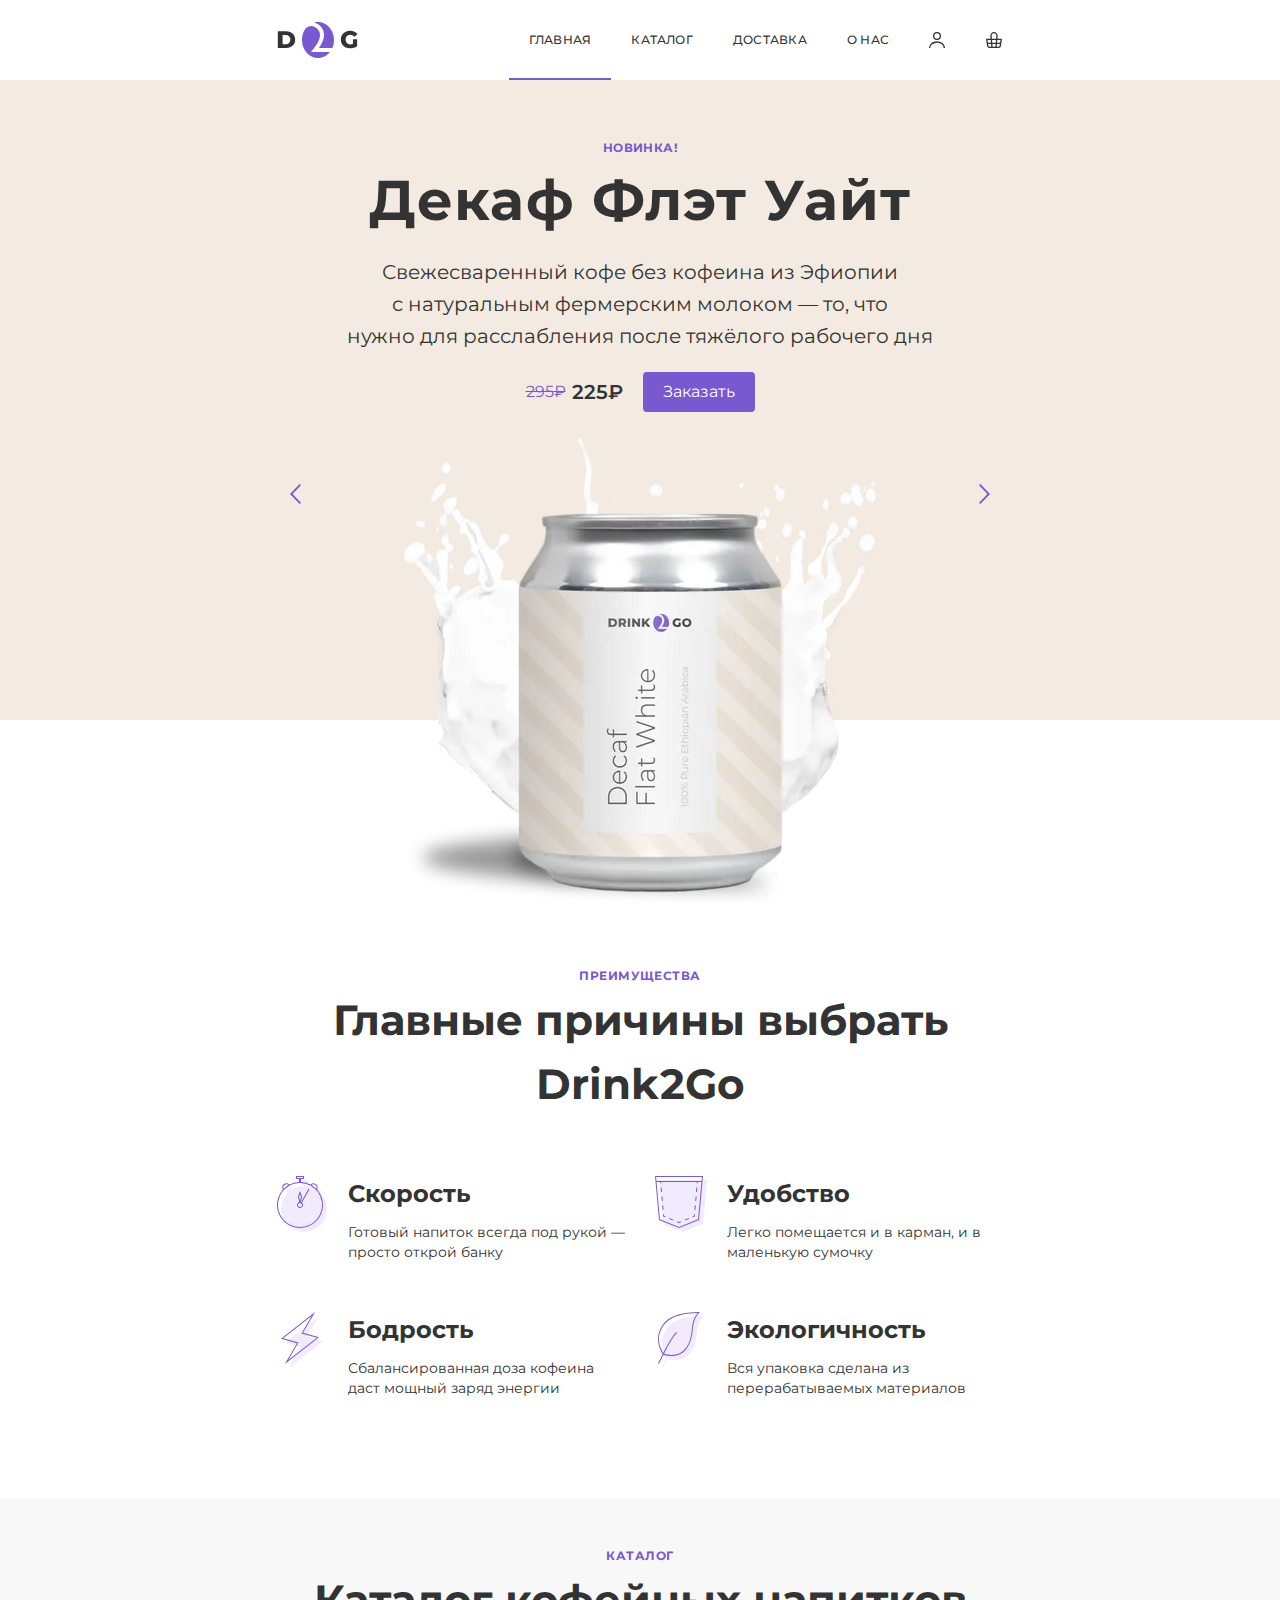
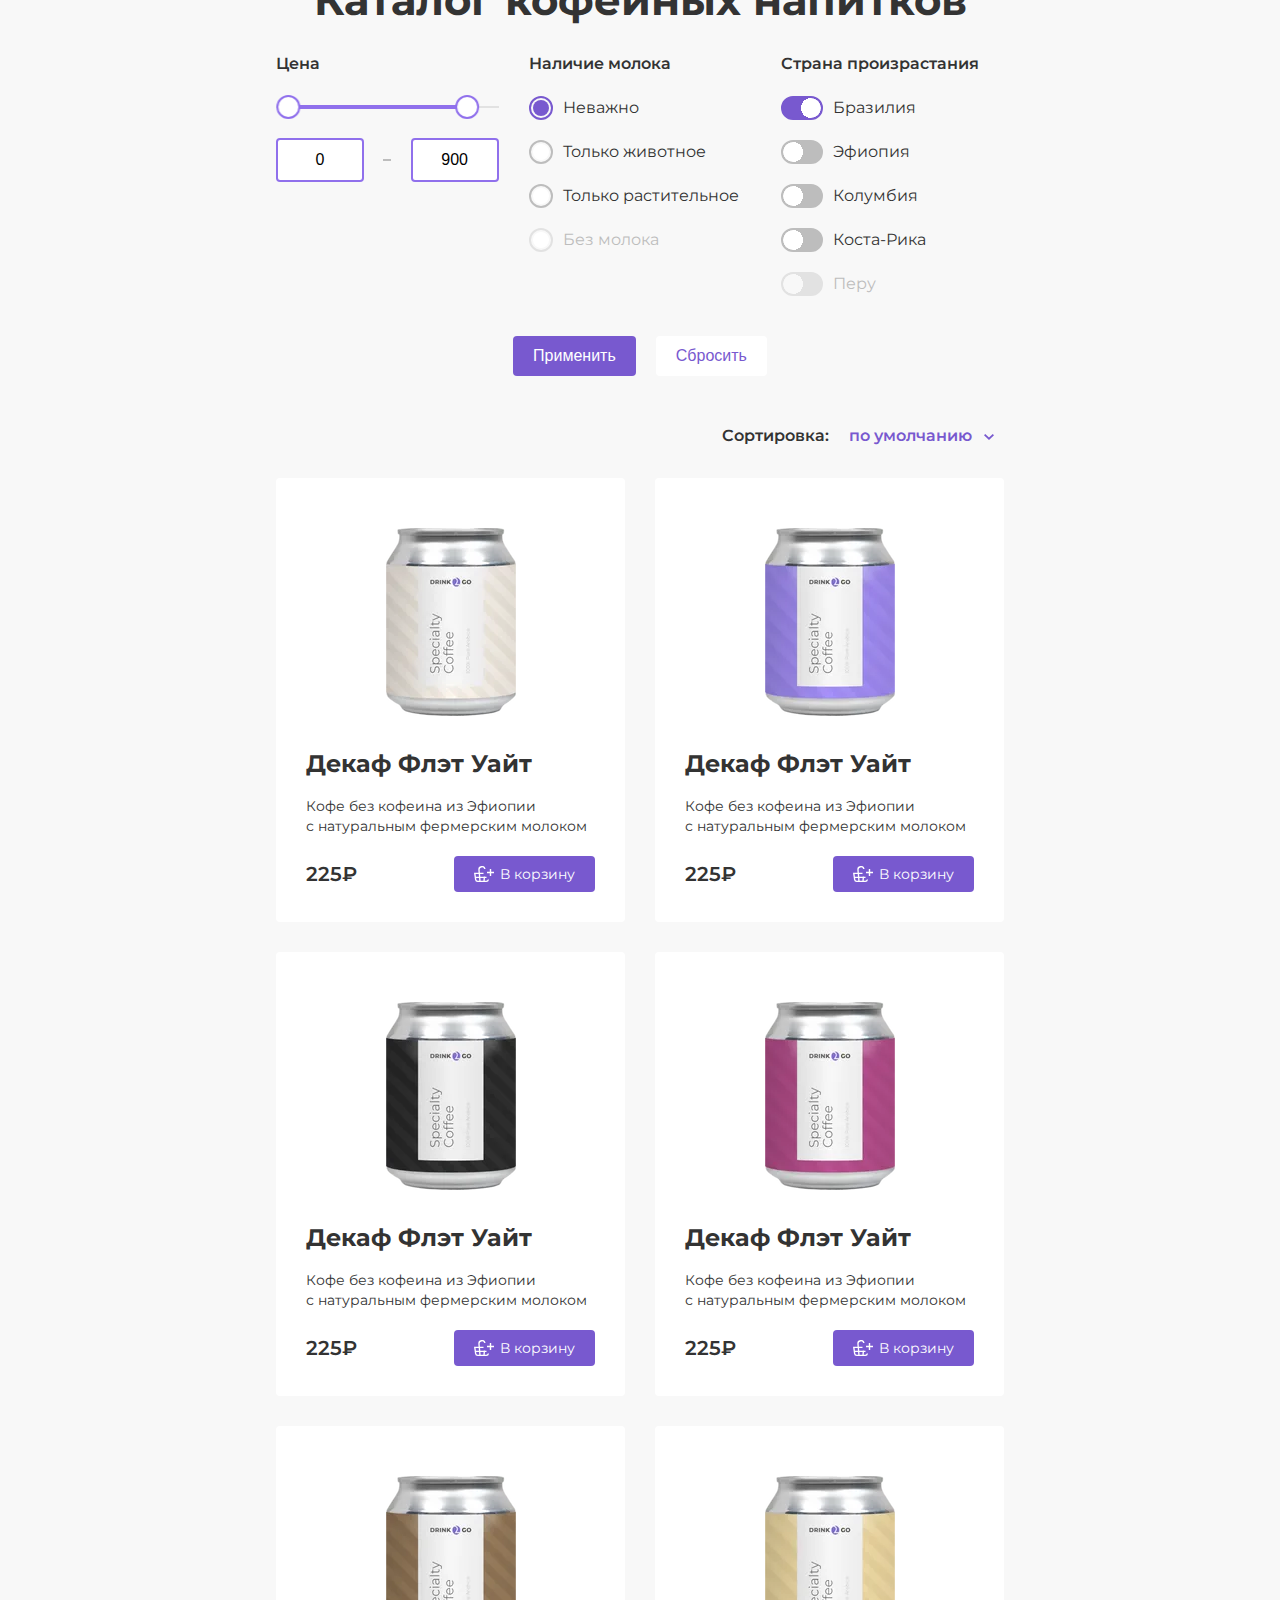
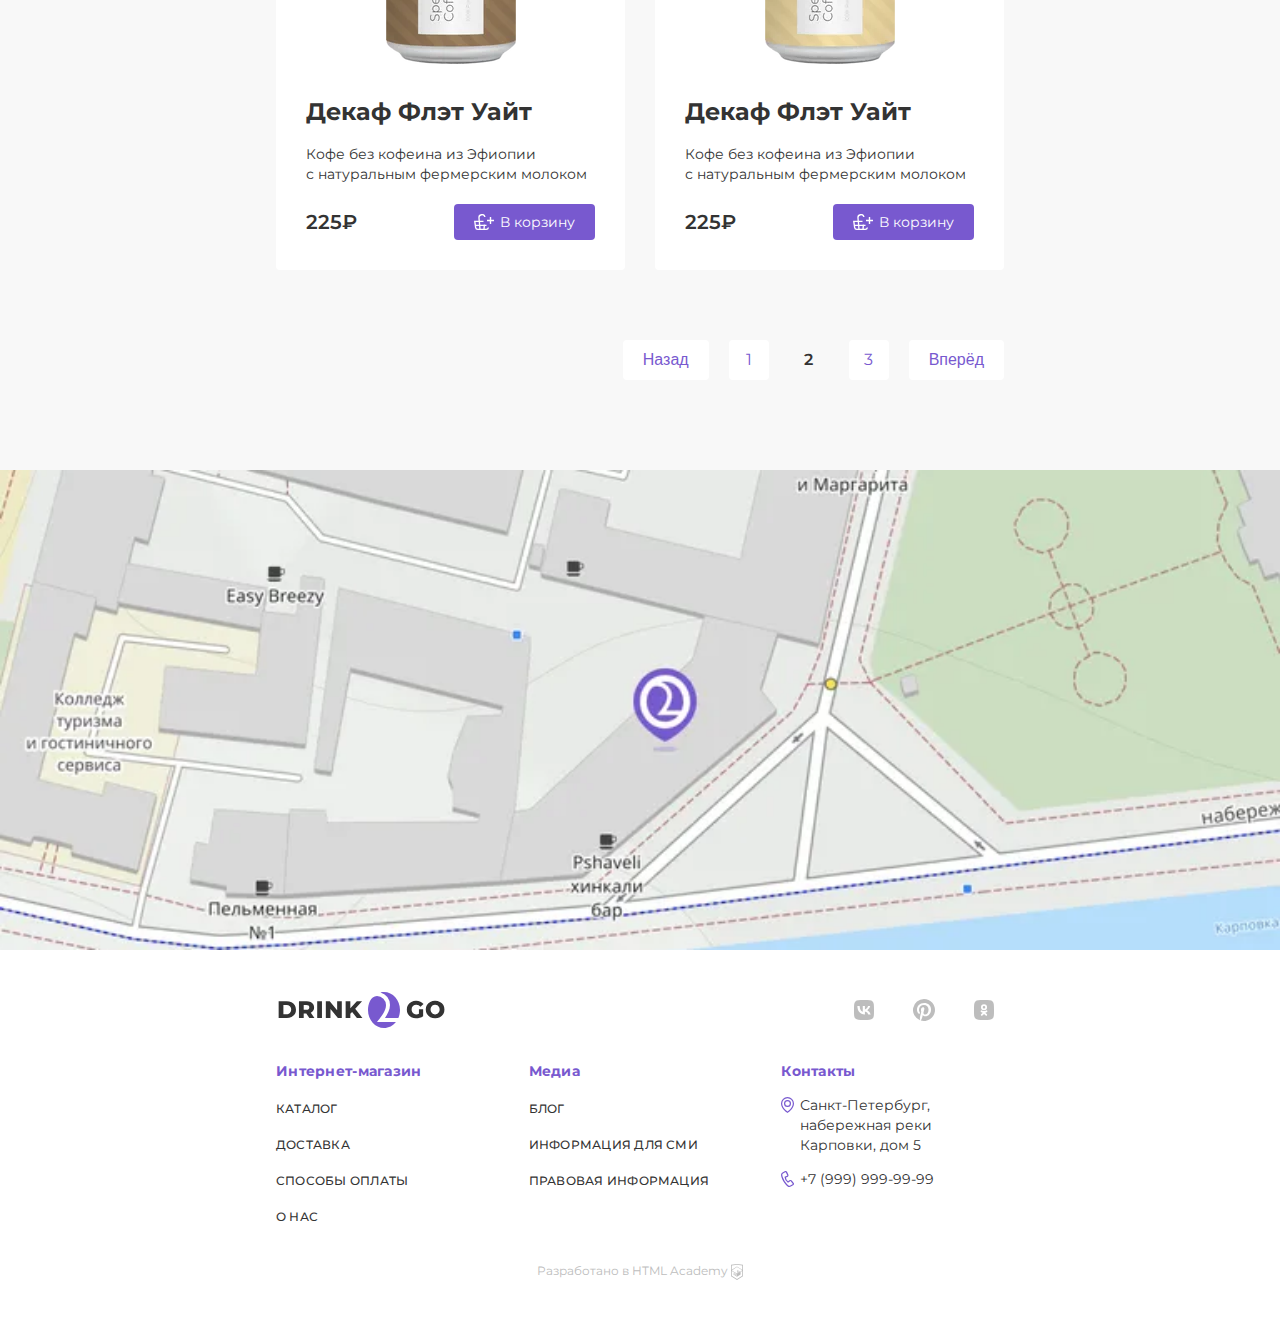
<file: index.html>
<!DOCTYPE html><html class="page" lang="ru"><head><meta charset="utf-8"><title>Drink2Go | Магазин кофейных напитков</title><meta name="viewport" content="width=device-width,initial-scale=1"><link rel="icon" href="favicon.ico"><link rel="icon" href="images/favicons/favicon.svg" type="image/svg+xml"><link rel="apple-touch-icon" href="images/favicons/180.png"><link rel="manifest" href="manifest.webmanifest"><link rel="stylesheet" href="vendor/nouislider/nouislider.css"><link rel="stylesheet" href="styles/styles.css"><link rel="preload" href="fonts/montserrat-400.woff2" as="font" type="font/woff2" crossorigin="anonymous"><link rel="preload" href="fonts/montserrat-500.woff2" as="font" type="font/woff2" crossorigin="anonymous"><link rel="preload" href="fonts/montserrat-600.woff2" as="font" type="font/woff2" crossorigin="anonymous"><link rel="preload" href="fonts/montserrat-700.woff2" as="font" type="font/woff2" crossorigin="anonymous"></head><body class="page__body"><header class="header" data-test="header"><div class="container"><div class="header__wrapper"><a class="header__logo" href="#"><picture><source media="(min-width: 1440px)" srcset="images/logo-large.svg" type="image/svg+xml" width="170" height="36"><source media="(min-width: 768px)" srcset="images/logo-middle.svg" type="image/svg+xml" width="82" height="36"><img class="header__logo-image" src="images/logo-small.svg" width="32" height="36" alt="Текстовый логотип сайта в виде слов drink2go"></picture></a><p class="header__title">Интернет-магазин кофейных напитков</p><nav class="header__navigation"><div class="header__menu-dropdown"><button class="header__menu-toggle js-toggle-button" type="button"><span class="visually-hidden">Кнопка открытия меню.</span> <svg class="header__menu-toggle-icon header__menu-toggle-icon--open" width="16" height="16" aria-hidden="true" focusable="false" xmlns="http://www.w3.org/2000/svg"><use xlink:href="images/icons/stack.svg#menu"/></svg> <svg class="header__menu-toggle-icon header__menu-toggle-icon--close" width="16" height="16" aria-hidden="true" focusable="false" xmlns="http://www.w3.org/2000/svg"><use xlink:href="images/icons/stack.svg#close"/></svg></button><ul class="header__menu-list"><li class="header__menu-item"><a class="header__menu-link header__menu-link--active" href="#">Главная</a></li><li class="header__menu-item"><a class="header__menu-link" href="#">Каталог</a></li><li class="header__menu-item"><a class="header__menu-link" href="#">Доставка</a></li><li class="header__menu-item"><a class="header__menu-link" href="#">О нас</a></li></ul></div><ul class="header__menu-list"><li class="header__menu-item"><a class="header__menu-link" href="#"><svg class="header__menu-icon" width="16" height="16" aria-hidden="true" focusable="false" xmlns="http://www.w3.org/2000/svg"><use xlink:href="images/icons/stack.svg#user"/></svg> <span class="header__menu-text">Войти</span></a></li><li class="header__menu-item"><a class="header__menu-link" href="#"><svg class="header__menu-icon" width="16" height="16" aria-hidden="true" focusable="false" xmlns="http://www.w3.org/2000/svg"><use xlink:href="images/icons/stack.svg#cart"/></svg> <span class="header__menu-text">Корзина</span></a></li></ul></nav></div></div></header><main class="page__main"><h1 class="visually-hidden">Интернет-магазин кофейных напитков.</h1><section class="hero" data-test="hero"><h2 class="visually-hidden">Популярные товары.</h2><ul class="hero__slider-list"><li class="hero__slider-item active hero__slider-item--theme-flat-white"><div class="container"><div class="hero__slider-wrapper"><div class="hero__picture"><picture><source type="image/webp" media="(min-width: 1440px)" srcset="images/decaf-flat-white--desktop@1x.webp, images/decaf-flat-white--desktop@2x.webp 2x"><source type="image/webp" media="(min-width: 768px)" srcset="images/decaf-flat-white--tablet@1x.webp, images/decaf-flat-white--tablet@2x.webp 2x"><source type="image/webp" srcset="images/decaf-flat-white--mobile@1x.webp, images/decaf-flat-white--mobile@2x.webp 2x"><source media="(min-width: 1440px)" srcset="images/decaf-flat-white--desktop@1x.png, images/decaf-flat-white--desktop@2x.png 2x"><source media="(min-width: 768px)" srcset="images/decaf-flat-white--tablet@1x.png, images/decaf-flat-white--tablet@2x.png 2x"><img class="hero__image" src="images/decaf-flat-white--mobile@1x.png" srcset="images/decaf-flat-white--mobile@1x.png, images/decaf-flat-white--mobile@2x.png 2x" width="280" height="280" alt="Алюминиевая банка напитка Декаф Флэт Уайт." loading="lazy"></picture></div><div class="hero__content"><p class="hero__badge badge">Новинка!</p><h3 class="hero__title">Декаф Флэт Уайт</h3><p class="hero__description">Свежесваренный кофе без кофеина из&nbsp;Эфиопии с&nbsp;натуральным фермерским&nbsp;молоком — то, что нужно&nbsp;для&nbsp;расслабления после тяжёлого&nbsp;рабочего дня</p><div class="hero__buy"><p class="hero__price"><del class="hero__price-old">295₽</del> <span class="hero__price-new">225₽</span></p><a class="hero__button button" href="#">Заказать</a></div></div></div></div></li><li class="hero__slider-item hero__slider-item--theme-lavender-latte"><div class="container"><div class="hero__slider-wrapper"><div class="hero__picture"><picture><source type="image/webp" media="(min-width: 1440px)" srcset="images/lavender-latte--desktop@1x.webp, images/lavender-latte--desktop@2x.webp 2x"><source type="image/webp" media="(min-width: 768px)" srcset="images/lavender-latte--tablet@1x.webp, images/lavender-latte--tablet@2x.webp 2x"><source type="image/webp" srcset="images/lavender-latte--mobile@1x.webp, images/lavender-latte--mobile@2x.webp 2x"><source media="(min-width: 1440px)" srcset="images/lavender-latte--desktop@1x.png, images/lavender-latte--desktop@2x.png 2x"><source media="(min-width: 768px)" srcset="images/lavender-latte--tablet@1x.png, images/lavender-latte--tablet@2x.png 2x"><img class="hero__image" src="images/lavender-latte--mobile@1x.png" srcset="images/lavender-latte--mobile@1x.png, images/lavender-latte--mobile@2x.png 2x" width="280" height="280" alt="Алюминиевая банка напитка Лавандовый Латте." loading="lazy"></picture></div><div class="hero__content"><p class="hero__badge badge">Новинка!</p><h3 class="hero__title">Лавандовый Латте</h3><p class="hero__description">Невероятное сочетание перуанской высокогорной арабики с молоком ламы и лавандовым сиропом унесёт вас прямо на вершину Радужных гор</p><div class="hero__buy"><p class="hero__price"><del class="hero__price-old">285₽</del> <span class="hero__price-new">265₽</span></p><a class="hero__button button" href="#">Заказать</a></div></div></div></div></li><li class="hero__slider-item hero__slider-item--theme-lavender-latte"><div class="container"><div class="hero__slider-wrapper"><div class="hero__picture"><picture><source type="image/webp" media="(min-width: 1440px)" srcset="images/triple-espresso--desktop@1x.webp, images/triple-espresso--desktop@2x.webp 2x"><source type="image/webp" media="(min-width: 768px)" srcset="images/triple-espresso--tablet@1x.webp, images/triple-espresso--tablet@2x.webp 2x"><source type="image/webp" srcset="images/triple-espresso--mobile@1x.webp, images/triple-espresso--mobile@2x.webp 2x"><source media="(min-width: 1440px)" srcset="images/triple-espresso--desktop@1x.png, images/triple-espresso--desktop@2x.png 2x"><source media="(min-width: 768px)" srcset="images/triple-espresso--tablet@1x.png, images/triple-espresso--tablet@2x.png 2x"><img class="hero__image" src="images/triple-espresso--mobile@1x.png" srcset="images/triple-espresso--mobile@1x.png, images/triple-espresso--mobile@2x.png 2x" width="280" height="280" alt="Алюминиевая банка напитка Тройной Эспрессо." loading="lazy"></picture></div><div class="hero__content"><p class="hero__badge badge">Новинка!</p><h3 class="hero__title">Тройной Эспрессо</h3><p class="hero__description">Мощнее укола адреналина, чернее самой тёмной ночи, этот тройной эспрессо из Колумбии покажет вам, что такое настоящая бодрость</p><div class="hero__buy"><p class="hero__price"><del class="hero__price-old">395₽</del> <span class="hero__price-new">375₽</span></p><a class="hero__button button" href="#">Заказать</a></div></div></div></div></li></ul><div class="hero__pagination slider-pagination"><button class="hero__pagination-button active" type="button"><span class="visually-hidden">Слайд 1.</span></button> <button class="hero__pagination-button" type="button"><span class="visually-hidden">Слайд 2.</span></button> <button class="hero__pagination-button" type="button"><span class="visually-hidden">Слайд 3.</span></button></div><div class="hero__slider-toggle-group"><div class="container"><div class="hero__slider-toggle-wrapper"><button class="hero__slider-toggle hero__slider-toggle--prev slider-button-prev" type="button"><span class="visually-hidden">Предыдущий слайд.</span> <svg class="hero__slider-toggle-icon" width="20" height="20" aria-hidden="true" focusable="false" xmlns="http://www.w3.org/2000/svg"><use xlink:href="images/icons/stack.svg#slider-toggle"/></svg></button> <button class="hero__slider-toggle hero__slider-toggle--next slider-button-next" type="button"><span class="visually-hidden">Следующий слайд.</span> <svg class="hero__slider-toggle-icon" width="20" height="20" aria-hidden="true" focusable="false" xmlns="http://www.w3.org/2000/svg"><use xlink:href="images/icons/stack.svg#slider-toggle"/></svg></button></div></div></div></section><section class="features" data-test="features"><div class="container"><p class="features__badge badge">Преимущества</p><h2 class="features__heading heading">Главные причины выбрать Drink2Go</h2><ul class="features__list"><li class="features__item features__item--speed"><h3 class="features__title subheading">Скорость</h3><p class="features__paragraph">Готовый напиток всегда под рукой — просто открой банку</p></li><li class="features__item features__item--fit"><h3 class="features__title subheading">Удобство</h3><p class="features__paragraph">Легко помещается и в карман, и в маленькую сумочку</p></li><li class="features__item features__item--energy"><h3 class="features__title subheading">Бодрость</h3><p class="features__paragraph">Сбалансированная доза кофеина даст мощный заряд энергии</p></li><li class="features__item features__item--ecology"><h3 class="features__title subheading">Экологичность</h3><p class="features__paragraph">Вся упаковка сделана из перерабатываемых материалов</p></li></ul></div></section><section class="catalog" data-test="catalog"><div class="container"><div class="catalog__wrapper"><p class="catalog__badge badge">Каталог</p><h2 class="catalog__heading heading">Каталог кофейных напитков</h2><form class="catalog__form form" action="https://echo.htmlacademy.ru" method="get"><fieldset class="form__fieldset"><h3 class="form__title">Цена</h3><div class="form__range-slider" id="form__range-slider"></div><div class="form__control-group"><label class="form__control"><span class="form__control-label visually-hidden">От.</span> <input class="form__control-input" type="number" name="price-min" placeholder="0"></label> <label class="form__control"><span class="form__control-label visually-hidden">До.</span> <input class="form__control-input" type="number" name="price-max" placeholder="900" value="900"></label></div></fieldset><fieldset class="form__fieldset"><h3 class="form__title">Наличие молока</h3><label class="form__control form__control--radio"><input class="form__control-input visually-hidden" type="radio" name="milk-type" value="any" checked="checked"> <span class="form__control-label">Неважно</span></label> <label class="form__control form__control--radio"><input class="form__control-input visually-hidden" type="radio" name="milk-type" value="animal"> <span class="form__control-label">Только животное</span></label> <label class="form__control form__control--radio"><input class="form__control-input visually-hidden" type="radio" name="milk-type" value="vegetarian"> <span class="form__control-label">Только растительное</span></label> <label class="form__control form__control--radio"><input class="form__control-input visually-hidden" type="radio" name="milk-type" value="no-milk" disabled="disabled"> <span class="form__control-label">Без молока</span></label></fieldset><fieldset class="form__fieldset"><h3 class="form__title">Страна произрастания</h3><label class="form__control form__control--checkbox"><input class="form__control-input visually-hidden" type="checkbox" name="country" value="brazil" checked="checked"> <span class="form__control-label">Бразилия</span></label> <label class="form__control form__control--checkbox"><input class="form__control-input visually-hidden" type="checkbox" name="country" value="ethiopia"> <span class="form__control-label">Эфиопия</span></label> <label class="form__control form__control--checkbox"><input class="form__control-input visually-hidden" type="checkbox" name="country" value="colombia"> <span class="form__control-label">Колумбия</span></label> <label class="form__control form__control--checkbox"><input class="form__control-input visually-hidden" type="checkbox" name="country" value="costa Rica"> <span class="form__control-label">Коста-Рика</span></label> <label class="form__control form__control--checkbox"><input class="form__control-input visually-hidden" type="checkbox" name="country" value="peru" disabled="disabled"> <span class="form__control-label">Перу</span></label></fieldset><div class="form__button-group"><button class="form__button button" type="submit">Применить</button> <button class="form__button button button--light" type="reset">Сбросить</button></div></form><div class="catalog__sort"><span class="catalog__sort-title">Сортировка:</span> <select class="catalog__sort-select" aria-label="Сортировка."><option value="default" selected="selected">По умолчанию</option><option value="cheap">Подешевле</option><option value="expensive">Подороже</option></select></div><ul class="catalog__card-list"><li class="catalog__card-item"><picture><source type="image/webp" srcset="images/catalog-product-1@1x.webp, images/catalog-product-1@2x.webp 2x"><img class="catalog__card-image" src="images/catalog-product-1@1x.png" srcset="images/catalog-product-1@1x.png, images/catalog-product-1@2x.png 2x" width="130" height="188" alt="Алюминиевая банка с кофейным напитком." loading="lazy"></picture><h3 class="catalog__card-title subheading">Декаф Флэт Уайт</h3><p class="catalog__card-description">Кофе без кофеина из Эфиопии с&nbsp;натуральным фермерским молоком</p><div class="catalog__card-buy"><p class="catalog__card-price">225₽</p><a class="catalog__card-button button" href="#">В корзину</a></div></li><li class="catalog__card-item"><picture><source type="image/webp" srcset="images/catalog-product-2@1x.webp, images/catalog-product-2@2x.webp 2x"><img class="catalog__card-image" src="images/catalog-product-2@1x.png" srcset="images/catalog-product-2@1x.png, images/catalog-product-2@2x.png 2x" width="130" height="188" alt="Алюминиевая банка с кофейным напитком." loading="lazy"></picture><h3 class="catalog__card-title subheading">Декаф Флэт Уайт</h3><p class="catalog__card-description">Кофе без кофеина из Эфиопии с&nbsp;натуральным фермерским молоком</p><div class="catalog__card-buy"><p class="catalog__card-price">225₽</p><a class="catalog__card-button button" href="#">В корзину</a></div></li><li class="catalog__card-item"><picture><source type="image/webp" srcset="images/catalog-product-3@1x.webp, images/catalog-product-3@2x.webp 2x"><img class="catalog__card-image" src="images/catalog-product-3@1x.png" srcset="images/catalog-product-3@1x.png, images/catalog-product-3@2x.png 2x" width="130" height="188" alt="Алюминиевая банка с кофейным напитком." loading="lazy"></picture><h3 class="catalog__card-title subheading">Декаф Флэт Уайт</h3><p class="catalog__card-description">Кофе без кофеина из Эфиопии с&nbsp;натуральным фермерским молоком</p><div class="catalog__card-buy"><p class="catalog__card-price">225₽</p><a class="catalog__card-button button" href="#">В корзину</a></div></li><li class="catalog__card-item"><picture><source type="image/webp" srcset="images/catalog-product-4@1x.webp, images/catalog-product-4@2x.webp 2x"><img class="catalog__card-image" src="images/catalog-product-4@1x.png" srcset="images/catalog-product-4@1x.png, images/catalog-product-4@2x.png 2x" width="130" height="188" alt="Алюминиевая банка с кофейным напитком." loading="lazy"></picture><h3 class="catalog__card-title subheading">Декаф Флэт Уайт</h3><p class="catalog__card-description">Кофе без кофеина из Эфиопии с&nbsp;натуральным фермерским молоком</p><div class="catalog__card-buy"><p class="catalog__card-price">225₽</p><a class="catalog__card-button button" href="#">В корзину</a></div></li><li class="catalog__card-item"><picture><source type="image/webp" srcset="images/catalog-product-5@1x.webp, images/catalog-product-5@2x.webp 2x"><img class="catalog__card-image" src="images/catalog-product-5@1x.png" srcset="images/catalog-product-5@1x.png, images/catalog-product-5@2x.png 2x" width="130" height="188" alt="Алюминиевая банка с кофейным напитком." loading="lazy"></picture><h3 class="catalog__card-title subheading">Декаф Флэт Уайт</h3><p class="catalog__card-description">Кофе без кофеина из Эфиопии с&nbsp;натуральным фермерским молоком</p><div class="catalog__card-buy"><p class="catalog__card-price">225₽</p><a class="catalog__card-button button" href="#">В корзину</a></div></li><li class="catalog__card-item"><picture><source type="image/webp" srcset="images/catalog-product-6@1x.webp, images/catalog-product-6@2x.webp 2x"><img class="catalog__card-image" src="images/catalog-product-6@1x.png" srcset="images/catalog-product-6@1x.png, images/catalog-product-6@2x.png 2x" width="130" height="188" alt="Алюминиевая банка с кофейным напитком." loading="lazy"></picture><h3 class="catalog__card-title subheading">Декаф Флэт Уайт</h3><p class="catalog__card-description">Кофе без кофеина из Эфиопии с&nbsp;натуральным фермерским молоком</p><div class="catalog__card-buy"><p class="catalog__card-price">225₽</p><a class="catalog__card-button button" href="#">В корзину</a></div></li></ul><div class="catalog__pagination"><button class="catalog__pagination-button catalog__pagination-button--prev" type="button">Назад</button><ul class="catalog__pagination-list"><li class="catalog__pagination-item"><a class="catalog__pagination-link" href="#">1</a></li><li class="catalog__pagination-item catalog__pagination-item--active"><a class="catalog__pagination-link" href="#">2</a></li><li class="catalog__pagination-item"><a class="catalog__pagination-link" href="#">3</a></li></ul><button class="catalog__pagination-button catalog__pagination-button--next" type="button">Вперёд</button></div></div></div></section><section class="map" data-test="map"><h2 class="visually-hidden">Где нас найти.</h2><picture><source type="image/webp" media="(min-width: 1440px)" srcset="images/map--desktop@1x.webp, images/map--desktop@2x.webp 2x"><source type="image/webp" media="(min-width: 768px)" srcset="images/map--tablet@1x.webp, images/map--tablet@2x.webp 2x"><source type="image/webp" srcset="images/map--mobile@1x.webp, images/map--mobile@2x.webp 2x"><source media="(min-width: 1440px)" srcset="images/map--desktop@1x.png, images/map--desktop@2x.png 2x"><source media="(min-width: 768px)" srcset="images/map--tablet@1x.png, images/map--tablet@2x.png 2x"><img class="map__image" src="images/map--mobile@1x.png" srcset="images/map--mobile@1x.png, images/map--mobile@2x.png 2x" width="320" height="420" alt="Алюминиевая банка напитка Декаф Флэт Уайт." loading="lazy"></picture></section></main><footer class="footer" data-test="footer"><div class="container"><div class="footer__wrapper"><div class="footer__intro"><a class="footer__logo" href="#"><picture><source media="(min-width: 768px)" srcset="images/logo-large.svg" type="image/svg+xml" width="170" height="36"><img class="footer__logo-image" src="images/logo-middle.svg" width="82" height="36" alt="Текстовый логотип сайта в виде слов drink2go"></picture></a><p class="footer__info">Интернет-магазин кофейных напитков</p><ul class="footer__social social"><li class="social__item"><a class="social__link" href="#"><span class="visually-hidden">Перейти на ВКонтакте.</span> <svg class="social__icon" width="20" height="20" aria-hidden="true" focusable="false" xmlns="http://www.w3.org/2000/svg"><use xlink:href="images/icons/stack.svg#social-vk"/></svg></a></li><li class="social__item"><a class="social__link" href="#"><span class="visually-hidden">Перейти на Pinterest</span> <svg class="social__icon" width="22" height="22" aria-hidden="true" focusable="false" xmlns="http://www.w3.org/2000/svg"><use xlink:href="images/icons/stack.svg#social-pinterest"/></svg></a></li><li class="social__item"><a class="social__link" href="#"><span class="visually-hidden">Перейти на ОДноклассники</span> <svg class="social__icon" width="20" height="20" aria-hidden="true" focusable="false" xmlns="http://www.w3.org/2000/svg"><use xlink:href="images/icons/stack.svg#social-ok"/></svg></a></li></ul></div><div class="footer__division"><h2 class="footer__title">Интернет-магазин</h2><ul class="footer__menu"><li class="footer__menu-item"><a class="footer__menu-link" href="#">Каталог</a></li><li class="footer__menu-item"><a class="footer__menu-link" href="#">Доставка</a></li><li class="footer__menu-item"><a class="footer__menu-link" href="#">Способы оплаты</a></li><li class="footer__menu-item"><a class="footer__menu-link" href="#">О нас</a></li></ul></div><div class="footer__division"><h2 class="footer__title">Медиа</h2><ul class="footer__menu"><li class="footer__menu-item"><a class="footer__menu-link" href="#">Блог</a></li><li class="footer__menu-item"><a class="footer__menu-link" href="#">Информация для СМИ</a></li><li class="footer__menu-item"><a class="footer__menu-link" href="#">Правовая информация</a></li></ul></div><div class="footer__division"><h2 class="footer__title">Контакты</h2><p class="footer__address">Санкт-Петербург, набережная реки Карповки, дом 5</p><a class="footer__phone" href="tel:+79999999999">+7 (999) 999-99-99</a></div><p class="footer__copyrights"><span>Разработано в</span> <a class="footer__copyrights-link" href="#"><span>HTML Academy</span> <svg class="footer__copyrights-icon" width="12" height="16" aria-hidden="true" focusable="false" xmlns="http://www.w3.org/2000/svg"><use xlink:href="images/icons/stack.svg#htmlacademy"/></svg></a></p></div></div></footer><script src="vendor/nouislider/nouislider.js"></script><script src="scripts/index.js" type="module"></script></body></html>
</file>
<file: vendor/nouislider/nouislider.css>
/*! nouislider - 15.6.0 - 05/01/2022 */
/* Functional styling;
 * These styles are required for noUiSlider to function.
 * You don't need to change these rules to apply your design.
 */
 .noUi-target,
 .noUi-target * {
   -webkit-touch-callout: none;
   -webkit-tap-highlight-color: rgba(0, 0, 0, 0);
   -webkit-user-select: none;
   -ms-touch-action: none;
   touch-action: none;
   -ms-user-select: none;
   -moz-user-select: none;
   user-select: none;
   -moz-box-sizing: border-box;
   box-sizing: border-box;
 }
 .noUi-target {
   position: relative;
 }
 .noUi-base,
 .noUi-connects {
   width: 100%;
   height: 100%;
   position: relative;
   z-index: 1;
 }
 /* Wrapper for all connect elements.
  */
 .noUi-connects {
   overflow: hidden;
   z-index: 0;
 }
 .noUi-connect,
 .noUi-origin {
   will-change: transform;
   position: absolute;
   z-index: 1;
   top: 0;
   right: 0;
   height: 100%;
   width: 100%;
   -ms-transform-origin: 0 0;
   -webkit-transform-origin: 0 0;
   -webkit-transform-style: preserve-3d;
   transform-origin: 0 0;
   transform-style: flat;
 }
 /* Offset direction
  */
 .noUi-txt-dir-rtl.noUi-horizontal .noUi-origin {
   left: 0;
   right: auto;
 }
 /* Give origins 0 height/width so they don't interfere with clicking the
  * connect elements.
  */
 .noUi-vertical .noUi-origin {
   top: -100%;
   width: 0;
 }
 .noUi-horizontal .noUi-origin {
   height: 0;
 }
 .noUi-handle {
   -webkit-backface-visibility: hidden;
   backface-visibility: hidden;
   position: absolute;
 }
 .noUi-touch-area {
   height: 100%;
   width: 100%;
 }
 .noUi-state-tap .noUi-connect,
 .noUi-state-tap .noUi-origin {
   -webkit-transition: transform 0.3s;
   transition: transform 0.3s;
 }
 .noUi-state-drag * {
   cursor: inherit !important;
 }
 /* Slider size and handle placement;
  */
 .noUi-horizontal {
   height: 18px;
 }
 .noUi-horizontal .noUi-handle {
   width: 34px;
   height: 28px;
   right: -17px;
   top: -6px;
 }
 .noUi-vertical {
   width: 18px;
 }
 .noUi-vertical .noUi-handle {
   width: 28px;
   height: 34px;
   right: -6px;
   bottom: -17px;
 }
 .noUi-txt-dir-rtl.noUi-horizontal .noUi-handle {
   left: -17px;
   right: auto;
 }
 /* Styling;
  * Giving the connect element a border radius causes issues with using transform: scale
  */
 .noUi-target {
   background: #FAFAFA;
   border-radius: 4px;
   border: 1px solid #D3D3D3;
   box-shadow: inset 0 1px 1px #F0F0F0, 0 3px 6px -5px #BBB;
 }
 .noUi-connects {
   border-radius: 3px;
 }
 .noUi-connect {
   background: #3FB8AF;
 }
 /* Handles and cursors;
  */
 .noUi-draggable {
   cursor: ew-resize;
 }
 .noUi-vertical .noUi-draggable {
   cursor: ns-resize;
 }
 .noUi-handle {
   border: 1px solid #D9D9D9;
   border-radius: 3px;
   background: #FFF;
   cursor: default;
   box-shadow: inset 0 0 1px #FFF, inset 0 1px 7px #EBEBEB, 0 3px 6px -3px #BBB;
 }
 .noUi-active {
   box-shadow: inset 0 0 1px #FFF, inset 0 1px 7px #DDD, 0 3px 6px -3px #BBB;
 }
 /* Handle stripes;
  */
 .noUi-handle:before,
 .noUi-handle:after {
   content: "";
   display: block;
   position: absolute;
   height: 14px;
   width: 1px;
   background: #E8E7E6;
   left: 14px;
   top: 6px;
 }
 .noUi-handle:after {
   left: 17px;
 }
 .noUi-vertical .noUi-handle:before,
 .noUi-vertical .noUi-handle:after {
   width: 14px;
   height: 1px;
   left: 6px;
   top: 14px;
 }
 .noUi-vertical .noUi-handle:after {
   top: 17px;
 }
 /* Disabled state;
  */
 [disabled] .noUi-connect {
   background: #B8B8B8;
 }
 [disabled].noUi-target,
 [disabled].noUi-handle,
 [disabled] .noUi-handle {
   cursor: not-allowed;
 }
 /* Base;
  *
  */
 .noUi-pips,
 .noUi-pips * {
   -moz-box-sizing: border-box;
   box-sizing: border-box;
 }
 .noUi-pips {
   position: absolute;
   color: #999;
 }
 /* Values;
  *
  */
 .noUi-value {
   position: absolute;
   white-space: nowrap;
   text-align: center;
 }
 .noUi-value-sub {
   color: #ccc;
   font-size: 10px;
 }
 /* Markings;
  *
  */
 .noUi-marker {
   position: absolute;
   background: #CCC;
 }
 .noUi-marker-sub {
   background: #AAA;
 }
 .noUi-marker-large {
   background: #AAA;
 }
 /* Horizontal layout;
  *
  */
 .noUi-pips-horizontal {
   padding: 10px 0;
   height: 80px;
   top: 100%;
   left: 0;
   width: 100%;
 }
 .noUi-value-horizontal {
   -webkit-transform: translate(-50%, 50%);
   transform: translate(-50%, 50%);
 }
 .noUi-rtl .noUi-value-horizontal {
   -webkit-transform: translate(50%, 50%);
   transform: translate(50%, 50%);
 }
 .noUi-marker-horizontal.noUi-marker {
   margin-left: -1px;
   width: 2px;
   height: 5px;
 }
 .noUi-marker-horizontal.noUi-marker-sub {
   height: 10px;
 }
 .noUi-marker-horizontal.noUi-marker-large {
   height: 15px;
 }
 /* Vertical layout;
  *
  */
 .noUi-pips-vertical {
   padding: 0 10px;
   height: 100%;
   top: 0;
   left: 100%;
 }
 .noUi-value-vertical {
   -webkit-transform: translate(0, -50%);
   transform: translate(0, -50%);
   padding-left: 25px;
 }
 .noUi-rtl .noUi-value-vertical {
   -webkit-transform: translate(0, 50%);
   transform: translate(0, 50%);
 }
 .noUi-marker-vertical.noUi-marker {
   width: 5px;
   height: 2px;
   margin-top: -1px;
 }
 .noUi-marker-vertical.noUi-marker-sub {
   width: 10px;
 }
 .noUi-marker-vertical.noUi-marker-large {
   width: 15px;
 }
 .noUi-tooltip {
   display: block;
   position: absolute;
   border: 1px solid #D9D9D9;
   border-radius: 3px;
   background: #fff;
   color: #000;
   padding: 5px;
   text-align: center;
   white-space: nowrap;
 }
 .noUi-horizontal .noUi-tooltip {
   -webkit-transform: translate(-50%, 0);
   transform: translate(-50%, 0);
   left: 50%;
   bottom: 120%;
 }
 .noUi-vertical .noUi-tooltip {
   -webkit-transform: translate(0, -50%);
   transform: translate(0, -50%);
   top: 50%;
   right: 120%;
 }
 .noUi-horizontal .noUi-origin > .noUi-tooltip {
   -webkit-transform: translate(50%, 0);
   transform: translate(50%, 0);
   left: auto;
   bottom: 10px;
 }
 .noUi-vertical .noUi-origin > .noUi-tooltip {
   -webkit-transform: translate(0, -18px);
   transform: translate(0, -18px);
   top: auto;
   right: 28px;
 }
</file>
<file: styles/styles.css>
@charset "UTF-8";*,::after,::before{box-sizing:border-box}img{max-width:100%;height:auto}@font-face{font-family:"Montserrat";font-style:normal;font-weight:400;src:url(../fonts/montserrat-400.woff2)format("woff2");font-display:swap}@font-face{font-family:"Montserrat";font-style:normal;font-weight:500;src:url(../fonts/montserrat-500.woff2)format("woff2");font-display:swap}@font-face{font-family:"Montserrat";font-style:normal;font-weight:600;src:url(../fonts/montserrat-600.woff2)format("woff2");font-display:swap}@font-face{font-family:"Montserrat";font-style:normal;font-weight:700;src:url(../fonts/montserrat-700.woff2)format("woff2");font-display:swap}.container{display:block;width:320px;max-width:1440px;margin:0 auto;padding:0 20px}@media (min-width:768px){.container{width:768px}}@media (min-width:1440px){.container{width:1440px;padding:0 40px}}.visually-hidden{position:absolute;width:1px;height:1px;margin:-1px;padding:0;border:0;clip:rect(0 0 0 0);overflow:hidden}.heading{margin:0;font:700 24px/36px"Montserrat",arial,tahoma,sans-serif}@media (min-width:768px){.heading{font-size:42px;line-height:64px}}.subheading{margin:0;font:700 18px/32px"Montserrat",arial,tahoma,sans-serif}@media (min-width:768px){.subheading{font-size:24px;line-height:36px}}.social{display:flex;flex-wrap:wrap;gap:20px;margin:0;padding:0;list-style-type:none}.social__link{display:flex;justify-content:center;align-items:center;width:40px;height:40px;border-radius:4px;color:#bdbdbd}.social__link:focus,.social__link:hover{color:#7859cf;background-color:#f0ebff}.social__link:focus{outline:0}.social__link:hover{cursor:pointer}.social__link:active{background-color:rgba(120,89,207,.25)}.button{display:block;padding:8px 20px;border:0;border-radius:4px;font-size:16px;line-height:24px;text-align:center;color:#fff;text-decoration:none;background-color:#7859cf}.button:focus,.button:hover{background-color:#9070ec}.button:focus{outline:0}.button:hover{cursor:pointer}.button:active{background-color:#593cac}.button:disabled{background-color:#bdbdbd}.button--light{color:#7859cf;background-color:#fff}.button--light:active,.button--light:focus,.button--light:hover{color:#7859cf}.button--light:disabled{background-color:#e2e2e2}.badge{margin-top:0;font-weight:700;font-size:12px;line-height:16px;letter-spacing:.48px;text-transform:uppercase;color:#7859cf}.page,.page__body{background-color:#fff}.page{height:100%}.page__body{min-width:320px;min-height:100%;margin:0;display:flex;flex-direction:column;font:400 14px/20px"Montserrat",arial,tahoma,sans-serif;color:#333}.page__main{flex-grow:1}.header{position:relative}.header__wrapper{display:flex;justify-content:space-between;align-items:center;margin-right:-20px}@media (min-width:1440px){.header__wrapper{margin-right:0}}.header__logo{width:32px;height:36px;flex-shrink:0}@media (min-width:768px){.header__logo{width:82px;margin-right:7px}}@media (min-width:1440px){.header__logo{width:170px;margin-right:20px}}.header__title{display:none;width:126px;margin:0;font-size:12px;line-height:16px}@media (min-width:1440px){.header__title{display:block}}.header__navigation{display:flex}@media (min-width:1440px){.header__navigation{flex-grow:1;justify-content:space-between}.header__navigation::before{width:0;content:""}}.header__menu-toggle{display:flex;align-items:center;justify-content:center;width:60px;height:60px;padding:0;border:0;background:0 0}@media (min-width:768px){.header__menu-toggle{display:none}}.header__menu-toggle:focus{outline:0}.header__menu-toggle:active{background-color:#f0ebff}.header__menu-toggle-icon{width:16px;height:16px}.header__menu-toggle-icon--close{display:none}.header__menu-list{display:flex;align-items:center;margin:0;padding:0;list-style-type:none}@media (min-width:1440px){.header__menu-list{gap:20px}}.header__menu-item{height:100%}.header__menu-link{display:flex;padding:22px;color:#333;font:500 12px/16px"Montserrat",arial,tahoma,sans-serif;letter-spacing:.24px;text-transform:uppercase;text-decoration:none}@media (min-width:768px){.header__menu-link{padding:32px 20px}}@media (min-width:1440px){.header__menu-link{column-gap:8px}}.header__menu-link:hover{cursor:pointer}.header__menu-link:focus,.header__menu-link:hover{color:#7859cf;outline:0}.header__menu-link:active{background-color:#f0ebff;color:#333}@media (min-width:768px){.header__menu-link:active{color:#7859cf}.header__menu-link--active{padding-bottom:30px;border-bottom:2px solid #7859cf}}.header__menu-text{font-size:0}@media (min-width:1440px){.header__menu-text{font-size:12px}}.header__menu-dropdown{display:flex;align-items:center}@media (max-width:767.9px){.header__menu-dropdown{order:1}.header__menu-dropdown .header__menu-list{display:none;position:absolute;top:100%;left:0;z-index:10;width:100%;border-top:1px solid #f0ebff;background-color:#fff}.header__menu-dropdown .header__menu-link{padding:20px;border-bottom:1px solid #f0ebff;justify-content:center}.header__menu-dropdown .header__menu-link:active{background-color:#f0ebff}.header__menu-dropdown--opened .header__menu-toggle-icon--open{display:none}.header__menu-dropdown--opened .header__menu-list,.header__menu-dropdown--opened .header__menu-toggle-icon--close{display:block}}.hero{position:relative}.hero__slider-list{display:grid;margin:0;padding:0;list-style-type:none}.hero__slider-item{visibility:hidden;grid-area:1/1/-1/-1;padding-top:20px;padding-bottom:60px;--background:transparent;background-color:var(--background)}.hero__slider-item--theme-flat-white{--background:#f3ebe1}.hero__slider-item--theme-lavender-latte{--background:#eae6fc}.hero__slider-item--theme-espresso{--background:#e5e6e8}@media (min-width:768px){.hero__slider-item{padding-top:60px;padding-bottom:0;background-color:unset;background-image:linear-gradient(0deg,transparent 188px,var(--background) 188px)}}@media (min-width:1440px){.hero__slider-item{padding-top:30px;padding-bottom:84px;background-color:var(--background);background-image:none}}.hero__slider-item.active{visibility:visible}.hero__slider-wrapper{position:relative;display:grid;gap:10px;grid-template-areas:"picture""content"}@media (min-width:768px){.hero__slider-wrapper{padding:0 60px;gap:20px;grid-template-areas:"content""picture"}}@media (min-width:1440px){.hero__slider-wrapper{padding:0 40px;gap:30px;grid-template-columns:1fr 1fr;grid-template-areas:"picture content"}}.hero__picture{grid-area:picture}@media (min-width:1440px){.hero__picture{justify-self:end}}.hero__content{grid-area:content;text-align:center}@media (min-width:1440px){.hero__content{display:flex;flex-direction:column;justify-content:center;text-align:left}}.hero__image{display:block;margin:0 auto;width:280px;height:280px}@media (min-width:768px){.hero__image{width:476px;height:476px}}@media (min-width:1440px){.hero__image{width:600px;height:600px}}.hero__badge{margin-bottom:4px}.hero__title{margin-top:0;margin-bottom:10px;font-weight:700;font-size:36px;line-height:48px;letter-spacing:.72px}@media (min-width:768px){.hero__title{margin-bottom:16px;font-size:56px;line-height:80px;letter-spacing:1.12px}}.hero__description{margin-top:0;margin-bottom:20px}@media (min-width:768px){.hero__description{font-size:20px;line-height:32px}}@media (min-width:1440px){.hero__description{margin-bottom:40px}}.hero__buy{display:flex;justify-content:center;align-items:center;gap:20px}@media (min-width:1440px){.hero__buy{justify-content:flex-start}}.hero__price{margin:0;display:flex;gap:6px;line-height:32px}.hero__price-old{font-size:16px;color:#7859cf}.hero__price-new{font-weight:600;font-size:20px}.hero__pagination{display:none;position:absolute;z-index:1;bottom:60px;left:50%;transform:translateX(-50%);gap:8px}@media (min-width:1440px){.hero__pagination{display:flex}}.hero__pagination-button{width:62px;height:24px;padding:10px 0;border:0;background:0 0;background-color:#fff;background-clip:content-box}.hero__pagination-button:hover{cursor:pointer}.form__range-slider .noUi-handle:focus .noUi-touch-area,.form__range-slider .noUi-handle:hover .noUi-touch-area,.hero__pagination-button:focus,.hero__pagination-button:hover{background-color:rgba(120,89,207,.25)}.form__range-slider .noUi-handle:active .noUi-touch-area,.hero__pagination-button.active,.hero__pagination-button:active{background-color:#7859cf}.hero__pagination-button:disabled{background-color:#e2e2e2}.hero__slider-toggle-group{position:absolute;top:0;left:0;display:grid;width:100%;height:100%}.hero__slider-toggle-wrapper{display:flex;justify-content:space-between;height:100%}.hero__slider-toggle{flex-shrink:0;display:block;width:20px;height:100%;padding:0;border:0;background:0 0;color:#7859cf}@media (min-width:768px){.hero__slider-toggle{width:80px}}.hero__slider-toggle:focus{outline:0}.hero__slider-toggle:hover{cursor:pointer}.hero__slider-toggle:focus,.hero__slider-toggle:hover{background:linear-gradient(90deg,#fff 0,rgba(255,255,255,0) 100%)}.hero__slider-toggle:active{background:linear-gradient(90deg,rgba(120,89,207,.25)0,rgba(120,89,207,0) 100%)}.hero__slider-toggle--prev{transform:translateX(-20px)}@media (min-width:1440px){.hero__slider-toggle--prev{transform:translateX(-40px)}}.hero__slider-toggle--next{transform:translateX(20px) rotate(180deg)}@media (min-width:1440px){.hero__slider-toggle--next{transform:translateX(40px) rotate(180deg)}}.hero__slider-toggle-icon{display:block;width:20px;height:20px;margin:0 auto}.features{padding:50px 0 60px}@media (min-width:768px){.features{padding:60px 0 100px}}@media (min-width:1440px){.features{padding:100px 0 120px}}.features__badge{margin-bottom:4px;text-align:center}.features__heading{margin-bottom:36px;text-align:center}@media (min-width:768px){.features__heading{margin-bottom:60px}}@media (min-width:1440px){.features__heading{margin-bottom:80px}}.features__list{display:grid;gap:32px;margin:0;padding:0;list-style-type:none}@media (min-width:768px){.features__list{grid-template-columns:repeat(2,1fr);gap:50px 30px}}@media (min-width:1440px){.features__list{grid-template-columns:repeat(4,1fr)}}.features__item{padding-top:66px;background-repeat:no-repeat;background-position:top center;background-size:52px 56px;text-align:center}@media (min-width:768px){.features__item{padding-top:0;padding-left:72px;text-align:left;background-position:top left}}@media (min-width:1440px){.features__item{padding-top:76px;padding-left:0;text-align:center;background-position:top center}}.features__item--speed{background-image:url(../images/icons/stack.svg#speed)}.features__item--fit{background-image:url(../images/icons/stack.svg#fit)}.features__item--energy{background-image:url(../images/icons/stack.svg#energy)}.features__item--ecology{background-image:url(../images/icons/stack.svg#ecology)}.features__title{margin-bottom:4px}@media (min-width:768px){.features__title{margin-bottom:10px}}.features__paragraph{margin:0}.catalog{padding-top:50px;padding-bottom:44px;background-color:#f8f8f8}@media (min-width:768px){.catalog{padding-bottom:90px}}@media (min-width:1440px){.catalog{padding-top:100px;padding-bottom:120px}.catalog__wrapper{display:grid;grid-template-columns:318px 1fr;column-gap:30px;grid-template-areas:"badge badge badge""heading heading heading""form sort sort""form cards cards""form pagination pagination"}}.catalog__badge{grid-area:badge;margin-bottom:4px;text-align:center}.catalog__heading{grid-area:heading;margin-bottom:20px;text-align:center}@media (min-width:1440px){.catalog__heading{margin-bottom:36px}}.catalog__form{grid-area:form;margin-bottom:40px}@media (min-width:768px){.catalog__form{margin-bottom:44px}}@media (min-width:1440px){.catalog__form{margin-bottom:0;padding-top:4px}}.catalog__sort{grid-area:sort;display:flex;justify-content:flex-end;align-items:center;gap:8px;margin-bottom:16px}@media (min-width:768px){.catalog__sort{gap:10px;margin-bottom:26px}}.catalog__sort-title{min-width:107px;font-weight:600;font-size:16px;line-height:24px;text-align:left}.catalog__sort-select{display:block;width:165px;padding:4px 30px 4px 10px;border:0;border-radius:4px;font:600 16px/24px"Montserrat",arial,tahoma,sans-serif;color:#7859cf;text-transform:lowercase;background-color:transparent;background-image:url(../images/icons/stack.svg#select-down);background-repeat:no-repeat;background-position:center right 10px;background-size:10px 10px;-webkit-appearance:none;appearance:none}.catalog__sort-select:focus,.catalog__sort-select:hover{background-color:#f0ebff}.catalog__sort-select:focus{outline:0}.catalog__sort-select:hover{cursor:pointer}.catalog__sort-select:active{background-color:none;background-image:url(../images/icons/stack.svg#select-up)}.catalog__card-list{grid-area:cards;display:grid;gap:20px;margin:0 0 40px;padding:0;list-style-type:none}@media (min-width:768px){.catalog__card-list{grid-template-columns:repeat(2,1fr);gap:30px;margin-bottom:70px}}@media (min-width:1440px){.catalog__card-list{grid-template-columns:repeat(3,1fr);margin-bottom:60px}}.catalog__card-item{padding:40px 20px 20px;border-radius:4px;background-color:#fff}@media (min-width:768px){.catalog__card-item{padding:50px 30px 30px}}.catalog__card-image{display:block;width:130px;height:188px;margin:0 auto 24px}@media (min-width:768px){.catalog__card-image{margin-bottom:30px}}.catalog__card-title{margin-bottom:4px}@media (min-width:768px){.catalog__card-title{margin-bottom:10px}}.catalog__card-description{margin-bottom:16px}@media (min-width:768px){.catalog__card-description{margin-bottom:20px}}.catalog__card-buy{display:flex;flex-wrap:wrap;justify-content:space-between;align-items:center}.catalog__card-price{margin:0;font-weight:600;font-size:20px;line-height:32px}.catalog__card-button{display:block;padding:8px 20px 8px 46px;font-size:14px;line-height:20px;background-image:url(../images/icons/stack.svg#add-to-cart);background-repeat:no-repeat;background-position:center left 20px;background-size:20px 16px}.catalog__pagination{grid-area:pagination;display:flex;gap:20px}@media (min-width:768px){.catalog__pagination{justify-content:flex-end}}.catalog__pagination-button{display:flex;flex-shrink:0;min-width:40px;min-height:40px;padding:15px;border:0;border-radius:4px;background-color:#fff;font-size:0;line-height:24px;color:#7859cf}@media (min-width:768px){.catalog__pagination-button{padding:8px 20px;font-size:16px}}.catalog__pagination-button::before{width:10px;height:10px;margin:auto;background-color:#7859cf;-webkit-mask:url(../images/icons/stack.svg#select-up)center/cover;mask:url(../images/icons/stack.svg#select-up)center/cover;content:""}@media (min-width:768px){.catalog__pagination-button::before{display:none}}.catalog__pagination-button--prev::before{transform:rotate(-90deg) translateY(-2px)}.catalog__pagination-button--next::before{transform:rotate(90deg) translateY(-2px)}.catalog__pagination-list{display:flex;flex-wrap:wrap;justify-content:space-between;gap:20px;margin:0;padding:0;list-style-type:none}.catalog__pagination-link{display:block;min-width:40px;padding:8px;border-radius:4px;font-size:16px;line-height:24px;text-align:center;text-decoration:none;color:#7859cf;background-color:#fff}.catalog__pagination-item--active .catalog__pagination-link{font-weight:600;color:#333;background-color:transparent}.catalog__pagination-button:focus,.catalog__pagination-button:hover,.catalog__pagination-link:focus,.catalog__pagination-link:hover{background-color:#9070ec;color:#fff}.catalog__pagination-button:focus,.catalog__pagination-link:focus,.form__range-slider .noUi-handle:focus{outline:0}.catalog__pagination-button:hover,.catalog__pagination-link:hover,.form__range-slider .noUi-handle:hover{cursor:pointer}.catalog__pagination-button:active,.catalog__pagination-link:active{background-color:#593cac;color:#fff}.catalog__pagination-button:disabled,.catalog__pagination-link:disabled{background-color:#e2e2e2}.catalog__pagination-button:active::before,.catalog__pagination-button:disabled::before,.catalog__pagination-button:focus::before,.catalog__pagination-button:hover::before,.catalog__pagination-link:active::before,.catalog__pagination-link:disabled::before,.catalog__pagination-link:focus::before,.catalog__pagination-link:hover::before{background-color:#fff}.form{display:grid;align-content:start;gap:30px}@media (min-width:768px){.form{grid-template-columns:repeat(3,1fr);row-gap:40px}}@media (min-width:1440px){.form{grid-template-columns:auto;row-gap:30px}}.form__fieldset{display:grid;align-content:start;gap:20px;margin:0;padding:0;border:0}.form__title{margin:0;font-weight:600;font-size:16px;line-height:24px}.form__control-group{display:flex;justify-content:space-between;background-image:linear-gradient(to top,#bdbdbd,#bdbdbd);background-repeat:no-repeat;background-position:center;background-size:8px 2px}.form__range-slider{height:0;margin:10px 0 14px;padding:0 12px;border:1px solid #e2e2e2;border-width:1px 0;border-radius:0;box-shadow:none}@media (min-width:768px){.form__range-slider{margin-bottom:10px}}@media (min-width:1440px){.form__range-slider{margin-bottom:12px}}.form__range-slider .noUi-connects{overflow:visible}.form__range-slider .noUi-connect{top:-2px;height:4px;background-color:#9070ec}.form__range-slider .noUi-handle{top:-12px;right:-12px;width:24px;height:24px;border:2px solid #9070ec;border-radius:50%;background-color:#fff;box-shadow:none}.form__range-slider .noUi-handle::after,.form__range-slider .noUi-handle::before{display:none}.form__range-slider .noUi-touch-area{padding:2px;border-radius:50%;background-color:#fff;background-clip:content-box}.form__range-slider[disabled] .noUi-connect{background-color:#bdbdbd}.form__range-slider[disabled] .noUi-handle{border-color:#bdbdbd;background-color:#f8f8f8;pointer-events:none}.form__control-input,.form__control-label{font-size:16px;line-height:24px}.form__control-input{width:118px;padding:8px 10px;border:2px solid #9070ec;border-radius:4px;font-weight:500;text-align:center;background-color:#fff;-webkit-appearance:textfield;appearance:textfield}@media (min-width:768px){.form__control-input{width:88px}}@media (min-width:1440px){.form__control-input{width:134px}}.form__control-input::-webkit-inner-spin-button,.form__control-input::-webkit-outer-spin-button{-webkit-appearance:none;appearance:none;margin:0}.form__control-input::placeholder{color:#bdbdbd}.form__control-input:focus{outline:0;border-color:#593cac}.form__control-input:hover{border-color:#593cac}.form__control-input:disabled{border:2px solid #e2e2e2;color:#bdbdbd;background:#f8f8f8}.form__control--checkbox .form__control-label,.form__control--radio .form__control-label{display:flex;align-items:flex-start;gap:10px}.form__control--radio .form__control-label::before{flex-shrink:0;display:block;width:24px;height:24px;padding:2px;border:2px solid #bdbdbd;border-radius:50%;background:#fff;background-clip:content-box;content:""}.form__control--radio .form__control-input:focus~.form__control-label::before,.form__control--radio:hover .form__control-label::before{border-color:#9070ec;background-color:rgba(120,89,207,.25)}.form__control--checkbox:hover .form__control-label,.form__control--radio:hover .form__control-label{cursor:pointer}.form__control--radio .form__control-input:checked~.form__control-label::before{border-color:#7859cf;background-color:#7859cf}.form__control--checkbox .form__control-input:disabled~.form__control-label,.form__control--radio .form__control-input:disabled~.form__control-label{color:#bdbdbd}.form__control--radio .form__control-input:disabled~.form__control-label::before{border-color:#e2e2e2}.form__control--radio .form__control-input:disabled:checked~.form__control-label::before{background-color:#e2e2e2}.form__control--checkbox .form__control-label::before{flex-shrink:0;display:block;width:42px;height:24px;border:2px solid #bdbdbd;border-radius:12px;background:#bdbdbd;content:"";background-image:radial-gradient(circle at 10px center,#fff 10px,transparent 10px)}.form__control--checkbox .form__control-input:focus~.form__control-label::before,.form__control--checkbox:hover .form__control-label::before{border-color:#9070ec;background-color:rgba(120,89,207,.25)}.form__control--checkbox .form__control-input:checked~.form__control-label::before{border-color:#7859cf;background-color:#7859cf;background-image:radial-gradient(circle at 28px center,#fff 10px,transparent 10px)}.form__control--checkbox .form__control-input:disabled~.form__control-label::before{border-color:#e2e2e2;background-color:#e2e2e2;background-image:radial-gradient(circle at 10px center,#f8f8f8 10px,transparent 10px)}.form__control--checkbox .form__control-input:disabled:checked~.form__control-label::before{background-image:radial-gradient(circle at 28px center,#bdbdbd 10px,transparent 10px)}.form__button-group{display:flex;flex-direction:column;gap:20px}@media (min-width:768px){.form__button-group{grid-column:1/-1;flex-direction:row;justify-content:center}}@media (min-width:1440px){.form__button-group{display:grid;grid-template-columns:repeat(2,1fr);padding-top:10px}}.map__image{display:block;width:100%;height:420px;object-fit:cover}@media (min-width:768px){.map__image{height:480px}}@media (min-width:1440px){.map__image{height:540px}}.footer{padding-top:20px}@media (min-width:768px){.footer{padding:40px 0}.footer__wrapper{display:grid;grid-template-columns:repeat(3,1fr);gap:30px}}@media (min-width:1440px){.footer__wrapper{grid-template-columns:repeat(4,1fr);gap:20px 30px}}.footer__division,.footer__intro{position:relative;margin-bottom:1px}@media (min-width:768px){.footer__division,.footer__intro{position:static;margin-bottom:0}}.footer__division::after,.footer__intro::after{position:absolute;left:50%;bottom:-1px;width:100vw;height:1px;background-color:#f0ebff;transform:translateX(-50%);content:""}@media (min-width:768px){.footer__division::after,.footer__intro::after{display:none}}.footer__intro{grid-column:1/-1;display:flex;justify-content:space-between;align-items:flex-start;padding-bottom:20px}@media (min-width:768px){.footer__intro{padding-bottom:0}}@media (min-width:1440px){.footer__intro{grid-column:auto;display:block}}.footer__logo{flex-shrink:0;transform:translateY(2px)}@media (min-width:1440px){.footer__logo{margin-bottom:10px}}.footer__info{margin:0;font-size:0;visibility:hidden}@media (min-width:1440px){.footer__info{margin-bottom:50px;font-size:14px;visibility:visible}}.footer__division{padding:20px 0}@media (min-width:768px){.footer__division{padding:0}}.footer__title{margin-top:0;margin-bottom:12px;font-weight:700;font-size:14px;line-height:20px;letter-spacing:.28px;color:#7859cf}.footer__menu{display:flex;flex-direction:column;align-items:flex-start;gap:4px;margin:0;padding:0;list-style-type:none}.footer__menu-link{display:block;padding:8px 0;font-weight:500;font-size:12px;line-height:16px;letter-spacing:.24px;text-transform:uppercase}.footer__address,.footer__phone{padding-left:19px;background-repeat:no-repeat;background-position:left top 2px;background-size:13px 16px}.footer__address{background-image:url(../images/icons/stack.svg#location)}.footer__phone{display:block;background-image:url(../images/icons/stack.svg#phone)}.footer__menu-link,.footer__phone{color:inherit;text-decoration:none}.footer__menu-link:focus,.footer__menu-link:hover,.footer__phone:focus,.footer__phone:hover{color:#9070ec}.footer__menu-link:focus,.footer__phone:focus{outline:0}.footer__menu-link:hover,.footer__phone:hover{cursor:pointer}.footer__menu-link:active,.footer__phone:active{color:#593cac}.footer__copyrights{grid-column:1/-1;margin:0;padding:20px 0 30px;font-size:12px;line-height:16px;color:#bdbdbd;text-align:center}@media (min-width:768px){.footer__copyrights{padding:0}}.footer__copyrights-link{color:inherit;text-decoration:none;font-size:12px;line-height:16px}.footer__copyrights-link:focus,.footer__copyrights-link:hover{color:#7859cf}.footer__copyrights-link:focus{outline:0}.footer__copyrights-link:hover{cursor:pointer}.footer__copyrights-link:active{color:#593cac}.footer__copyrights-icon{display:inline;vertical-align:middle}
</file>
